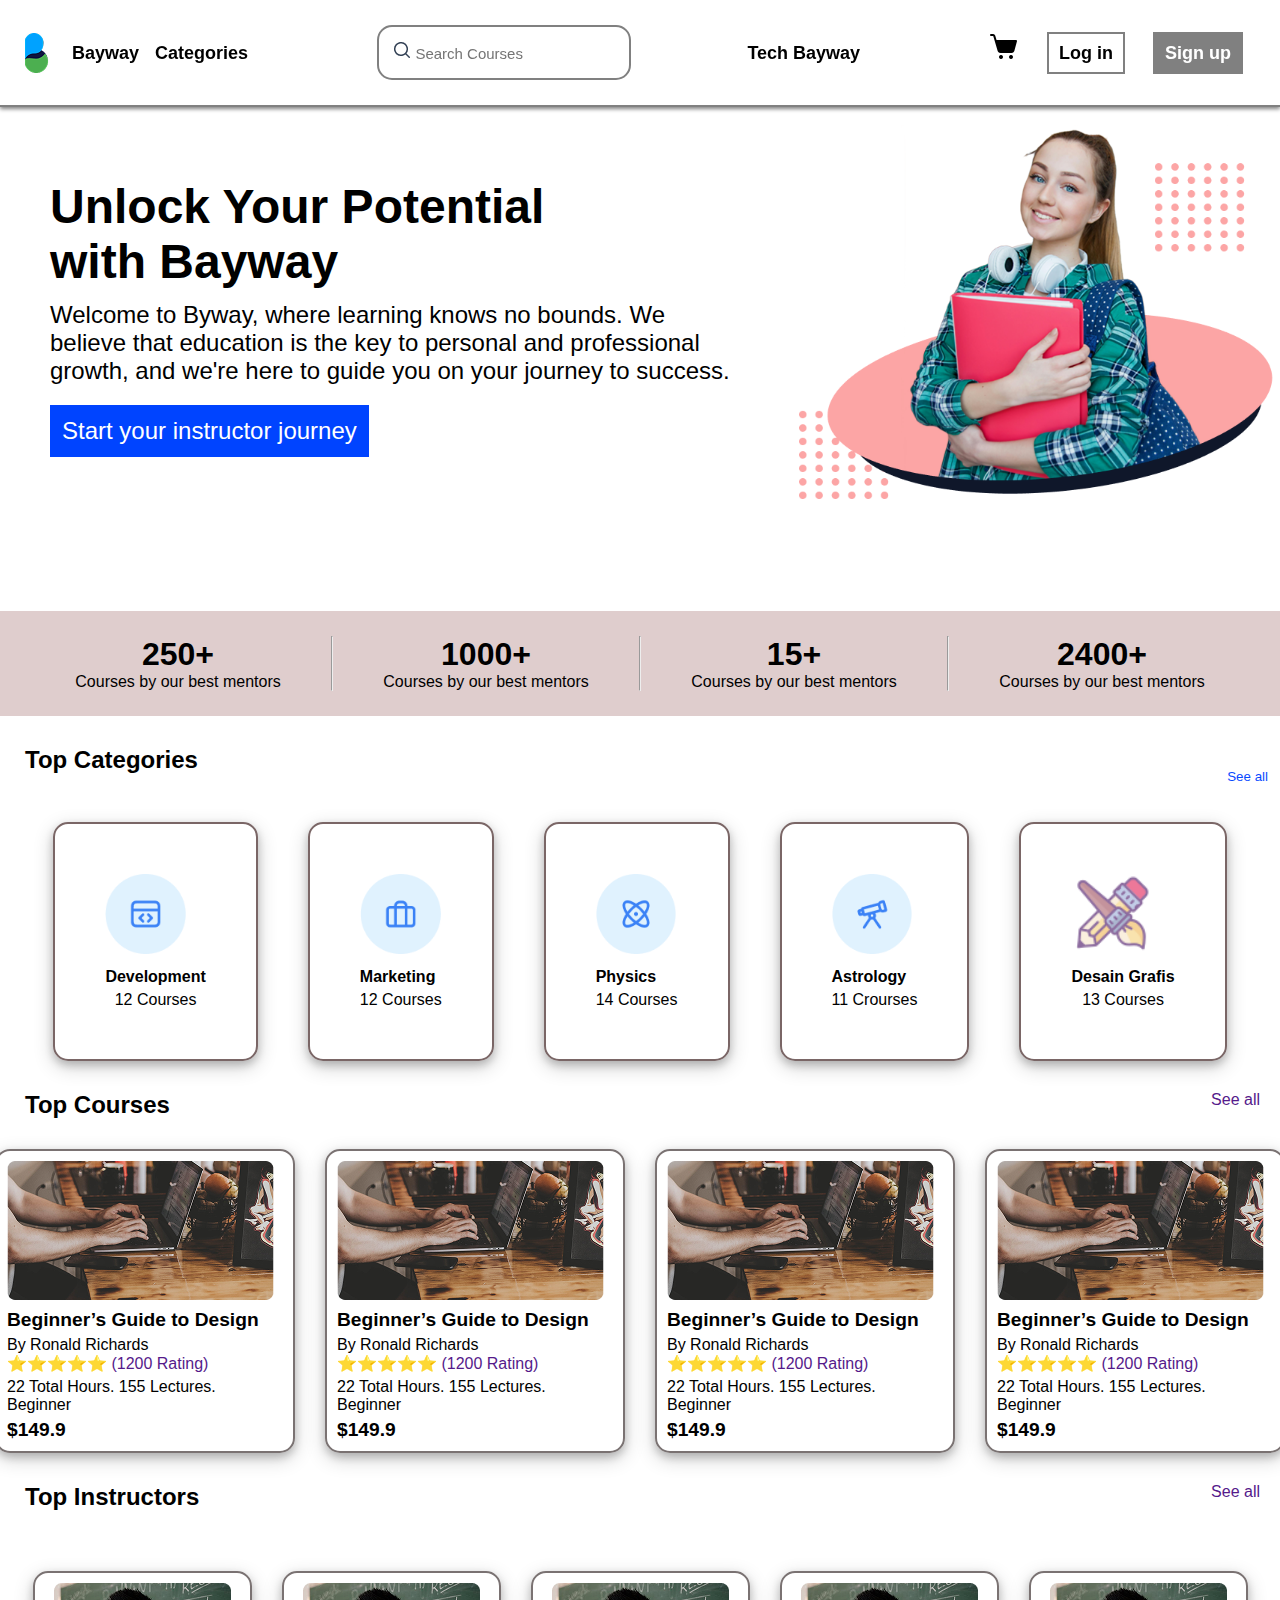
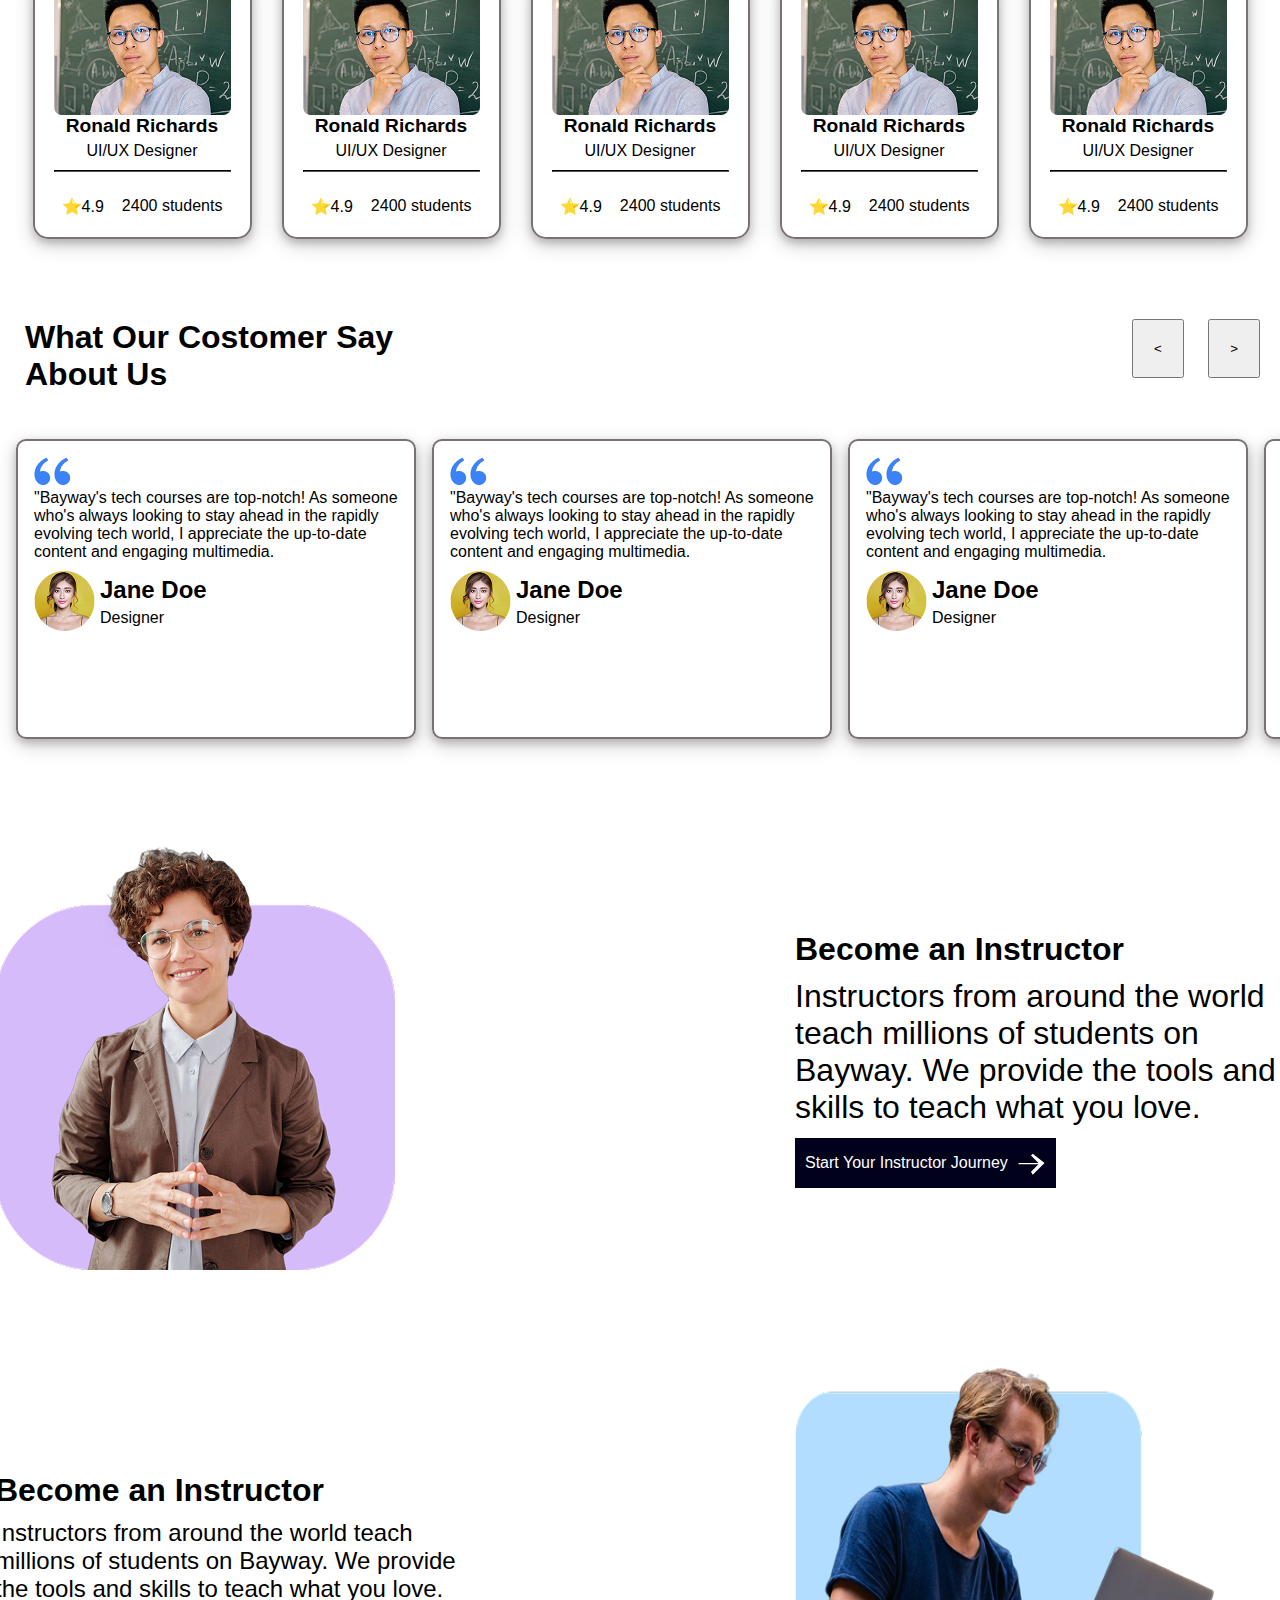
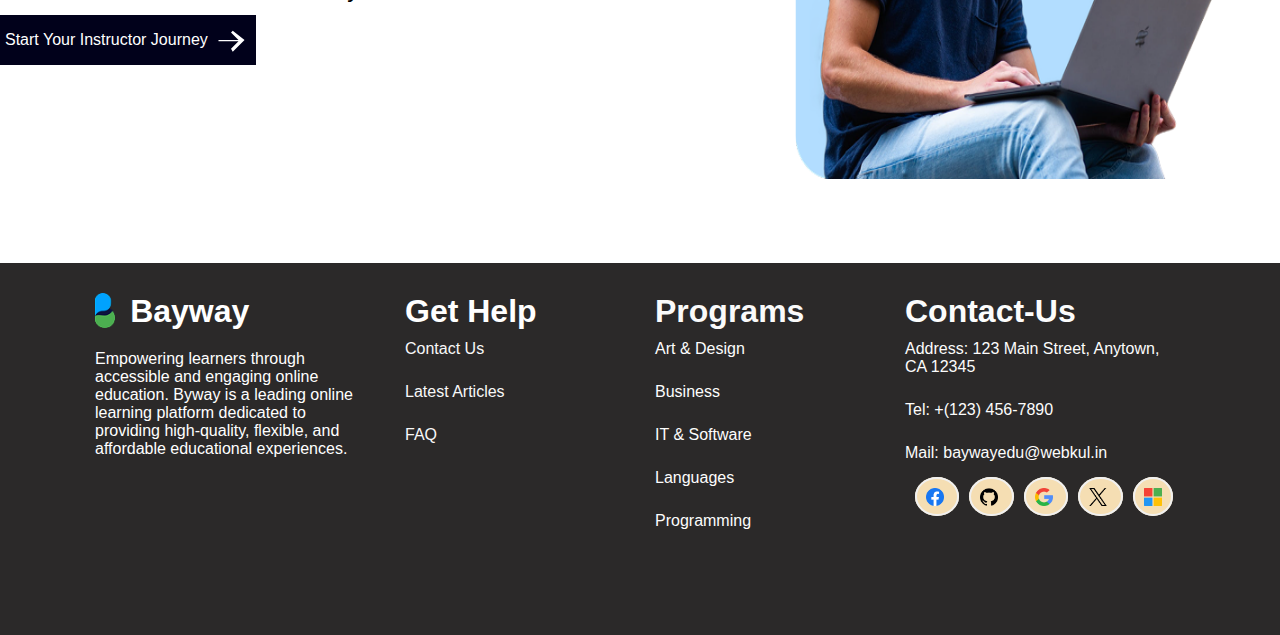
<file: index.html>
<!DOCTYPE html>
<html lang="en">
<head>
    <meta charset="UTF-8">
    <meta name="viewport" content="width=device-width, initial-scale=1.0">
    <title>Document</title>
    <link rel="stylesheet" href="style.css">
</head>
<body>
    <nav class="navbar">
		<ul class="Nav-left">
            <li>
            <a href="#" class="brand-link">
                <img src="img/Icon/logo.png" alt="" class="brand-logo" />
            </a>
            </li>
            <li><a href="" class="brand-text">Bayway</a></li>
            <li><a href="" class="brand-text-C">Categories</a></li>
        </ul>

        <ul class="Nav-Center">
            <li class="Search">
                <a href="">
                    <img src="img/Icon/Search.png" alt="">
                </a>
                <input type="search" placeholder="Search Courses">
            </li>
            <li><a href="" class="text">Tech Bayway</a></li>
        </ul>

        <ul class="Nav-right">
            <li class="Shopping"><a href="">
                <img src="img/Icon/icons8-shopping-cart-30.png" alt="">
            </a></li>
            <li><a href="/Log-in/index.html" class="Log-in">Log in</a></li>
            <li><a href="" class="Sign-up">Sign up</a></li>
        </ul>
        <button class="menu-btn">&#9776;</button>
	</nav>

    <div class="mobile-menu">
        <ul>
            <li class="Search">
                <a href="">
                    <img src="img/Icon/Search.png" alt="">
                </a>
                <input type="search" placeholder="Search Courses">
            </li>
            <li><a href="" class="brand-text-B">Categories</a></li>
            <li><a href="" class="text">Tech Bayway</a></li>
            <li><a href="/Log in/index.html" class="Log-in">Log in</a></li>
            <li><a href="" class="Sign-up">Sign up</a></li>
        </ul>
    </div>


<!--Content-->
    <main class="Content-1">
        <div class="box1">
            <h1>Unlock Your Potential<br>with Bayway</h1>
            <p>Welcome to Byway, where learning knows no bounds. We believe that education is the key to personal and professional growth, and we're here to guide you on your journey to success.</p>
            <a href="#">Start your instructor journey</a>
        </div>

        <div class="box1">
            <img src="img/Group 469347.png" alt="Group 469347 png">
        </div>
    </main>

    <main class="Content-2">
        <div class="unggulan-1">
            <h1>250+</h1>
            <p>Courses by our best mentors</p>
        </div>
        <hr>
        <div class="unggulan-1">
            <h1>1000+</h1>
            <p>Courses by our best mentors</p>
        </div>
        <hr>
        <div class="unggulan-1">
            <h1>15+</h1>
            <p>Courses by our best mentors</p>
        </div>
        <hr>
        <div class="unggulan-1">
            <h1>2400+</h1>
            <p>Courses by our best mentors</p>
        </div>
    </main>

<div id="Categories" class="Content3">
            <h2>Top Categories</h2>
            <button id="seeAllBtn">See all</button>
        </div>

    <main class="Content-hal-3">

        <div class="Content-3">
            <a href="">
                <img src="img/Icon/Group 136 (1).png" alt="Group 136 (1).png">
                <h4>Development</h4>
                <p>12 Courses</p>
            </a>
        </div>

        <div class="Content-3">
            <a href="">
                <img src="img/Icon/Group 136 (2).png" alt="Group 136 (2).png">
                <h4>Marketing</h4>
                <p>12 Courses</p>
            </a>
        </div>

        <div class="Content-3">
            <a href="">
                <img src="img/Icon/Group 136 (3).png" alt="Group 136 (3).png">
                <h4>Physics</h4>
                <p>14 Courses</p>
            </a>
        </div>

        <div class="Content-3">
            <a href="">
            <img src="img/Icon/Group 136.png" alt="Group 136.png">
            <h4>Astrology</h4>
            <p>11 Crourses</p>
            </a>
        </div>

        <div class="Content-3">
            <a href="">
            <img src="img/Icon/icons8-drawing-64.png" alt="icons8-drawing-64.png">
            <h4>Desain Grafis</h4>
            <p>13 Courses</p>
            </a>
        </div>            
    </main>

<div id="Top-Courses" class="Content4">
    <h2>Top Courses</h2>
    <a href="">See all</a>
</div>

    <main class="Content-hal-4">
        <div class="Content-4">
            <a href="">
                <img src="img/Rectangle 1080.png" alt="">
                <p class="Bold">Beginner’s Guide to Design</p>
                <p class="Nama-pengajar">By Ronald Richards</p>
                <div class="stars">⭐⭐⭐⭐⭐ (1200 Rating) </div>
                <p class="Total-waktu">22 Total Hours. 155 Lectures. Beginner</p>
                <p class="harga">$149.9</p>
            </a>
        </div>

         <div class="Content-4">
            <a href="">
                <img src="img/Rectangle 1080.png" alt="">
                <p class="Bold">Beginner’s Guide to Design</p>
                <p class="Nama-pengajar">By Ronald Richards</p>
                <div class="stars">⭐⭐⭐⭐⭐ (1200 Rating) </div>
                <p class="Total-waktu">22 Total Hours. 155 Lectures. Beginner</p>
                <p class="harga">$149.9</p>
            </a>
        </div>

         <div class="Content-4">
            <a href="">
                <img src="img/Rectangle 1080.png" alt="">
                <p class="Bold">Beginner’s Guide to Design</p>
                <p class="Nama-pengajar">By Ronald Richards</p>
                <div class="stars">⭐⭐⭐⭐⭐ (1200 Rating) </div>
                <p class="Total-waktu">22 Total Hours. 155 Lectures. Beginner</p>
                <p class="harga">$149.9</p>
            </a>
        </div>

         <div class="Content-4">
            <a href="">
                <img src="img/Rectangle 1080.png" alt="">
                <p class="Bold">Beginner’s Guide to Design</p>
                <p class="Nama-pengajar">By Ronald Richards</p>
                <div class="stars">⭐⭐⭐⭐⭐ (1200 Rating) </div>
                <p class="Total-waktu">22 Total Hours. 155 Lectures. Beginner</p>
                <p class="harga">$149.9</p>
            </a>
        </div>
    </main>

<div class="Content5">
    <h2>Top Instructors</h2>
    <a href="">See all</a>
</div>

    <main id="#" class="Content-hal-5">
        <div class="Content-5">
            <a href="">
                <img src="img/Rectangle 1136.png" alt="">
                <h1>Ronald Richards</h1>
                <p>UI/UX Designer</p>
                <hr>
                <div class="Bintang">
                <p class="Bintang1">⭐4.9</p>
                <p class="Bintang2">2400 students</p>
            </div>
            </a>
        </div>

        <div class="Content-5">
            <a href="">
                <img src="img/Rectangle 1136.png" alt="">
                <h1>Ronald Richards</h1>
                <p>UI/UX Designer</p>
                <hr>
                <div class="Bintang">
                <p class="Bintang1">⭐4.9</p>
                <p class="Bintang2">2400 students</p>
            </div>
            </a>
        </div>

        <div class="Content-5">
            <a href="">
                <img src="img/Rectangle 1136.png" alt="">
                <h1>Ronald Richards</h1>
                <p>UI/UX Designer</p>
                <hr>
                <div class="Bintang">
                <p class="Bintang1">⭐4.9</p>
                <p class="Bintang2">2400 students</p>
            </div>
            </a>
        </div>

        <div class="Content-5">
            <a href="">
                <img src="img/Rectangle 1136.png" alt="">
                <h1>Ronald Richards</h1>
                <p>UI/UX Designer</p>
                <hr>
                <div class="Bintang">
                <p class="Bintang1">⭐4.9</p>
                <p class="Bintang2">2400 students</p>
            </div>
            </a>
        </div>

        <div class="Content-5">
            <a href="">
                <img src="img/Rectangle 1136.png" alt="">
                <h1>Ronald Richards</h1>
                <p>UI/UX Designer</p>
                <hr>
                <div class="Bintang">
                <p class="Bintang1">⭐4.9</p>
                <p class="Bintang2">2400 students</p>
            </div>
            </a>
        </div>
</main>

 <div class="Content6">
    <h1>What Our Costomer Say<br>About Us</h1>
    <div class="tombol6">
    <button id="scrollLeft">&lt;</button>
    <button id="scrollRight">&gt;</button>
    </div>
</div>

<main class="Content-hal-6">
<div class="Content-6">
    <figure>
        <img src="img/Icon/Vector.png" alt="">
        <figcaption>"Bayway's tech courses are top-notch! As someone who's always looking to stay ahead in the rapidly evolving tech world, I appreciate the up-to-date content and engaging multimedia.</figcaption>
    </figure>
    <figure class="figure-1">
        <img src="img/Ellipse 61.png" alt="">
        <figcaption>
            <h1>Jane Doe</h1>
            <p>Designer</p>
        </figcaption>
    </figure>
    </div>
</div>

<div class="Content-6">
    <figure>
        <img src="img/Icon/Vector.png" alt="">
        <figcaption>"Bayway's tech courses are top-notch! As someone who's always looking to stay ahead in the rapidly evolving tech world, I appreciate the up-to-date content and engaging multimedia.</figcaption>
    </figure>
    <figure class="figure-1">
        <img src="img/Ellipse 61.png" alt="">
        <figcaption>
            <h1>Jane Doe</h1>
            <p>Designer</p>
        </figcaption>
    </figure>
    </div>
</div>

<div class="Content-6">
    <figure>
        <img src="img/Icon/Vector.png" alt="">
        <figcaption>"Bayway's tech courses are top-notch! As someone who's always looking to stay ahead in the rapidly evolving tech world, I appreciate the up-to-date content and engaging multimedia.</figcaption>
    </figure>
    <figure class="figure-1">
        <img src="img/Ellipse 61.png" alt="">
        <figcaption>
            <h1>Jane Doe</h1>
            <p>Designer</p>
        </figcaption>
    </figure>
    </div>
</div>

<div class="Content-6">
    <figure>
        <img src="img/Icon/Vector.png" alt="">
        <figcaption>"Bayway's tech courses are top-notch! As someone who's always looking to stay ahead in the rapidly evolving tech world, I appreciate the up-to-date content and engaging multimedia.</figcaption>
    </figure>
    <figure class="figure-1">
        <img src="img/Ellipse 61.png" alt="">
        <figcaption>
            <h1>Jane Doe</h1>
            <p>Designer</p>
        </figcaption>
    </figure>
    </div>
</div>

<div class="Content-6">
    <figure>
        <img src="img/Icon/Vector.png" alt="">
        <figcaption>"Bayway's tech courses are top-notch! As someone who's always looking to stay ahead in the rapidly evolving tech world, I appreciate the up-to-date content and engaging multimedia.</figcaption>
    </figure>
    <figure class="figure-1">
        <img src="img/Ellipse 61.png" alt="">
        <figcaption>
            <h1>Jane Doe</h1>
            <p>Designer</p>
        </figcaption>
    </figure>
    </div>
</div>

<div class="Content-6">
    <figure>
        <img src="img/Icon/Vector.png" alt="">
        <figcaption>"Bayway's tech courses are top-notch! As someone who's always looking to stay ahead in the rapidly evolving tech world, I appreciate the up-to-date content and engaging multimedia.</figcaption>
    </figure>
    <figure class="figure-1">
        <img src="img/Ellipse 61.png" alt="">
        <figcaption>
            <h1>Jane Doe</h1>
            <p>Designer</p>
        </figcaption>
    </figure>
    </div>
    </div>
</div>
</div>
</div>
</main>

<main class="Content-pembungkus-7">
    <div class="Content-hal-7">
        <div class="Content-7">
            <img src="img/image.png" alt="" width="400px" height="425px">
        </div>
        
        <div class="Content-7">
            <h1>Become an Instructor</h1>
            <p>Instructors from around the world teach millions of students on Bayway. We provide the tools and skills to teach what you love.</p>
            <a href="https://example.com" style="background:rgb(1, 1, 27); padding:10px; display:inline-flex; align-items:center; color:white; text-decoration:none; margin-top: 12px;">
  Start Your Instructor Journey
  <svg xmlns="http://www.w3.org/2000/svg" width="30" height="30" fill="white" viewBox="0 0 24 24" style="margin-left:8px;">
    <path d="M2 12h16l-6-6 1.41-1.41L22.83 12l-9.42 9.41L12 19l6-6H2v-1z"/>
  </svg>
</a>
        </div>
    </div>
</main>

<main class="Content-pembungkus-8">
    <div class="Content-hal-8">
        <div class="Content-8">
            <h1>Become an Instructor</h1>
            <p>Instructors from around the world teach millions of students on Bayway. We provide the tools and skills to teach what you love.</p>
            <a href="#" style="background:rgb(1, 1, 27); padding:10px; display:inline-flex; align-items:center; color:white; text-decoration:none; margin-top: 12px;">
  Start Your Instructor Journey
  <svg xmlns="http://www.w3.org/2000/svg" width="30" height="30" fill="white" viewBox="0 0 24 24" style="margin-left:8px;">
    <path d="M2 12h16l-6-6 1.41-1.41L22.83 12l-9.42 9.41L12 19l6-6H2v-1z"/>
  </svg>
</a>
        </div>

        <div class="Content-8">
            <img src="img/image (1).png" alt="" width="425px" height="425px">
        </div>
    </div>
</main>
<!--Content end-->

<!--Footer-->
    <footer class="Footer">
        <div class="Footer-1">
            <div class="Footer-2">
                <div class="logo-title">
                <img src="img/Icon/logo.png" alt="">
                <h1>Bayway</h1>
</div>
                <p>Empowering learners through accessible and engaging online education.
Byway is a leading online learning platform dedicated to providing high-quality, flexible, and affordable educational experiences. </p>
            </div>

        <div class="Get-Help">
            <h1>Get Help</h1>
            <a href="">Contact Us</a>
            <a href="">Latest Articles</a>
            <a href="">FAQ</a>
        </div>

        <div class="Programs">
            <h1>Programs</h1>
            <a href="">Art & Design</a>
            <a href="">Business</a>
            <a href="">IT & Software</a>
            <a href="">Languages</a>
            <a href="">Programming</a>
        </div>

        <div class="Contact-Us">
            <h1>Contact-Us</h1>
            <p>Address: 123 Main Street, Anytown, CA 12345</p>
            <p>Tel: +(123) 456-7890</p>
            <p>Mail: baywayedu@webkul.in</p>
            <div class="media-sosial">
                <a href="">
                    <img src="img/Icon/facebook.png" alt="">
                </a>
                <a href="">
                    <img src="img/Icon/github.png" alt="">
                </a>
                <a href="">
                    <img src="img/Icon/google.png" alt="">
                </a>
                <a href="">
                    <img src="img/Icon/twitter.png" alt="">
                </a>
                <a href="">
                    <img src="img/Icon/microsoft.png" alt="">
                </a>
            </div>
        </div>
            </div>
    </footer>
<!--Footer end-->

<script src="script.js"></script>
</body>
</html>
</file>
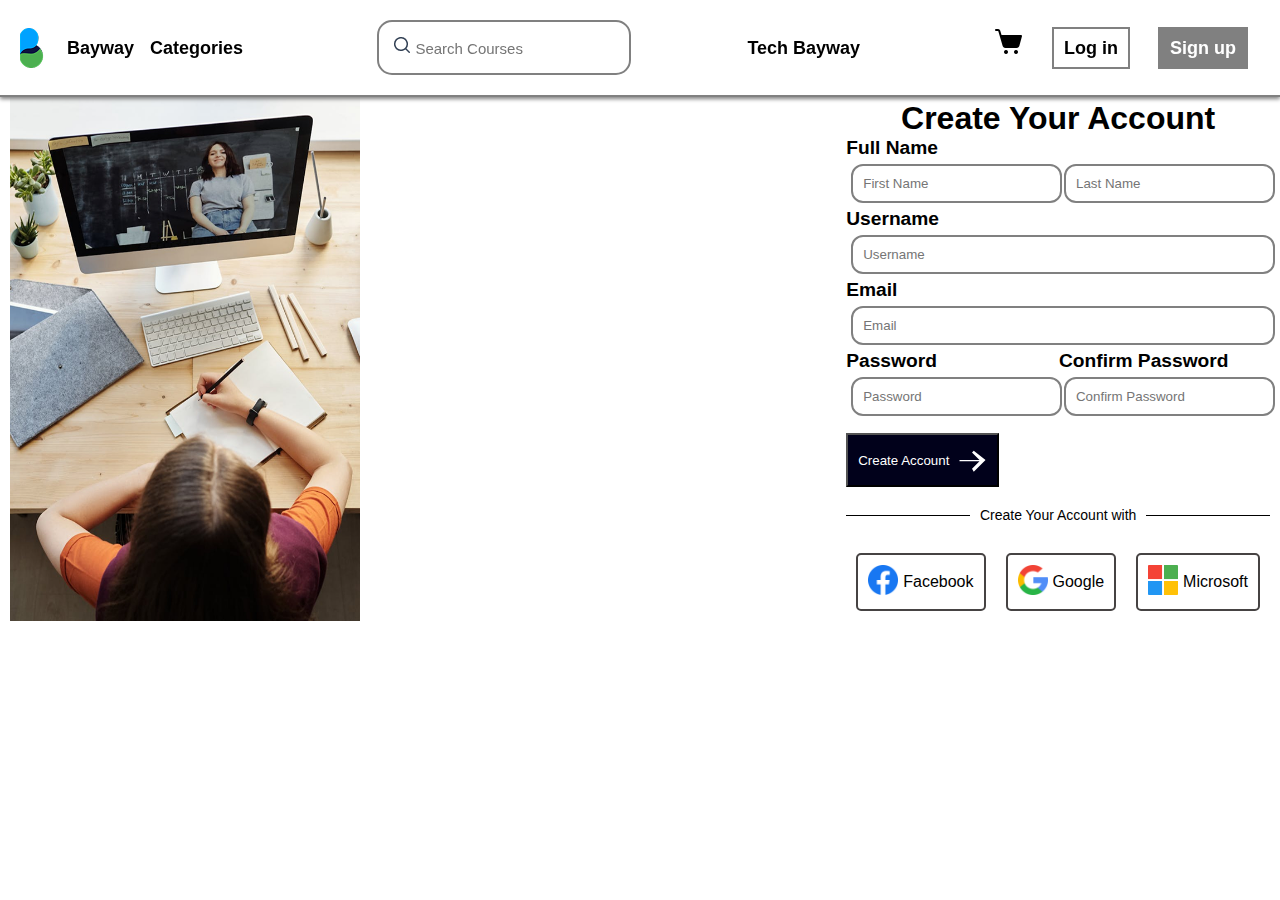
<file: Sing-up/sign-up.html>
<!DOCTYPE html>
<html lang="en">
<head>
    <meta charset="UTF-8">
    <meta name="viewport" content="width=device-width, initial-scale=1.0">
    <title>Sign-Up</title>
    <link rel="stylesheet" href="style.css">
</head>
<body>
    <!--Navbar-->
    <nav class="navbar">
		<ul class="Nav-left">
            <li>
            <a href="../index.html" class="brand-link">
                <img src="img-sign-up/icon/logo.png" alt="" class="brand-logo" />
            </a>
            </li>
            <li><a href="" class="brand-text">Bayway</a></li>
            <li><a href="" class="brand-text-C">Categories</a></li>
        </ul>

        <ul class="Nav-Center">
            <li class="Search">
                <a href="">
                    <img src="img-sign-up/icon/Search.png" alt="Search png.">
                </a>
                <input type="search" placeholder="Search Courses">
            </li>
            <li><a href="" class="text">Tech Bayway</a></li>
        </ul>

        <ul class="Nav-right">
            <li class="Shopping"><a href="">
                <img src="img-sign-up/icon/icons8-shopping-cart-30.png" alt="shopping png.">
            </a></li>
            <li><a href="#" class="Log-in">Log in</a></li>
            <li><a href="/Log-in/index.html" class="Sign-up">Sign up</a></li>
        </ul>
        <button class="menu-btn">&#9776;</button>
	</nav>

    <div class="mobile-menu">
        <ul>
            <li class="Search">
                <a href="">
                    <img src="img-sign-up/icon/Search.png" alt="Search png.">
                </a>
                <input type="search" placeholder="Search Courses">
            </li>
            <li><a href="" class="brand-text-B">Categories</a></li>
            <li><a href="" class="text">Tech Bayway</a></li>
            <li><a href="" class="Log-in">Log in</a></li>
            <li><a href="" class="Sign-up">Sign up</a></li>
        </ul>
    </div>
    <!--Navbar end-->

    <!--Conten Sign Up-->
    <div class="Form">
    <div class="img-sign-up">
        <img src="img-sign-up/Frame 427319048.png" alt="Frame png." />
    </div>

    <div class="Form-input">
        <h1>Create Your Account</h1>

        <form class="form-Name" action="" method="post">
            <label for="">Full Name<br>
                <input type="text" placeholder="First Name"/>
            </label><br>

            <label for=""><br>
                <input type="text" placeholder="Last Name" />
            </label>   
        </form>
        <form action="" method="post">
            <label for="">Username<br>
                <input type="text" placeholder="Username" />
            </label><br>

            <label for="">Email<br>
                <input type="email" placeholder="Email" />
            </label>
        </form>

        <form class="form-password" action="" method="post">
            <label for="">Password<br>
                <input type="password" placeholder="Password" />
            </label><br>

            <label for="">Confirm Password<br>
                <input type="password" placeholder="Confirm Password" />
            </label>   
        </form>

        <button style="background:rgb(1, 1, 27); padding:10px; display:inline-flex; align-items:center; color:white; text-decoration:none; margin-top: 12px;">
  Create Account
  <svg xmlns="http://www.w3.org/2000/svg" width="30" height="30" fill="white" viewBox="0 0 24 24" style="margin-left:8px;">
    <path d="M2 12h16l-6-6 1.41-1.41L22.83 12l-9.42 9.41L12 19l6-6H2v-1z"/>
  </svg>
</button>

    <div class="separator">
    <div class="line"></div>
    <span>Create Your Account with</span>
    <div class="line"></div></div>

 <div class="img-alternativ">
    <a href="">
        <figure>
            <img src="img-sign-up/icon/facebook.png" alt="">
        </figure>
        <figcaption>Facebook</figcaption>
    </a>

    <a href="">
        <figure>
            <img src="img-sign-up/icon/google.png" alt="">
        </figure>
        <figcaption>Google</figcaption>
    </a>

    <a href="">
        <figure>
            <img src="img-sign-up/icon/microsoft.png" alt="">
        </figure>
        <figcaption>Microsoft</figcaption>
    </a>
 </div>
    </div>

    <script src="script.js"></script>
</body>
</html>
</file>
<file: style.css>
* {
    margin: 0;
    padding: 0;
    box-sizing: border-box;
}

html {
    scroll-behavior: smooth;
}

body {
    font-family: Arial, Helvetica, sans-serif;
    overflow-x: hidden;
}

a {
    text-decoration: none;
}

.navbar {
    display: flex;
    justify-content: space-between;
    align-items: center;
    padding: 25px;
    background: rgb(255, 255, 255);
    flex-wrap: wrap;
    border-bottom: 2px solid gray;
    box-shadow: 0 2px 4px gray;
    position: fixed;
    top: 0;
    left: 0;
    width: 100%;
    z-index: 999;
}

.navbar ul {
    list-style: none;
    display: flex;
    gap: 16px;
    padding: 0;
    margin: 0;
}

.Nav-right li {
    margin-right: 12px;
}

.Nav-left {
    display: flex;
}
.brand-link {
    display: flex;
    align-items: center;
    gap: 8px;
    text-decoration: none;
    color: black;
    height: 40px;
}

.brand-logo {
    height: 40px;
    width: auto;
    display: block;
    object-fit: contain;
}

.text {
    margin-left: 100px;
    font-size: 18px;
    line-height: 1;
    display: flex;
    align-items: center;
    height: 100%;
    color: rgb(0, 0, 0);
    font-weight: bold;
}

.brand-text {
    font-size: 18px;
    line-height: 1;
    display: flex;
    align-items: center;
    height: 100%;
    color: black;
    font-weight: bold;
}

.brand-text-C {
    font-size: 18px;
    line-height: 1;
    display: flex;
    align-items: center;
    height: 100%;
    color: black;
    font-weight: bold;
}

.Search {
    border: 2px solid gray;
    padding: 15px;
    margin: auto;
    border-radius: 15px;
}

.Search input {
    background: none;
    border: none;
    outline: none;
    font-size: 15px;
    line-height: 1;
}

.Log-in {
    font-size: 18px;
    line-height: 1;
    display: flex;
    align-items: center;
    height: 100%;
    color: black;
    font-weight: bold;
    border: 2px solid gray;
    padding: 10px;
}

.Sign-up {
    font-size: 18px;
    line-height: 1;
    display: flex;
    align-items: center;
    height: 100%;
    color: rgb(255, 255, 255);
    font-weight: bold;
    border: 2px solid gray;
    background-color: grey;
    padding: 10px;
}

.menu-btn {
    display: none;
}

.mobile-menu {
    display: none;
}

.Content-1 {
    display: grid;
    grid-template-areas: "gambar text";
    align-items: center;
    justify-content: center;
    margin-top: 125px;
    margin-bottom: 100px;
    gap: 1rem;
}

.box1 {
    padding-left: 50px;
    font-size: x-large;
}

.box1 p {
    margin-top: 12px;
    display: inline-block;
}

.box1 a {
    margin-top: 20px;
    display: inline-block;
    background-color: rgb(0, 68, 255);
    color: #fff;
    padding: 12px;
}

.box1 img {
    width: 100%;
    height: auto;
    max-width: 100%;
    display: block;
    object-fit: contain;
}

.Content-2 {
    display: flex;
    background-color: #dfcdcd;
    padding: 25px;
}

.unggulan-1 {
    width: 100%;
    height: auto;
    max-width: 100%;
    display: block;
    object-fit: contain;
}

.unggulan-1 h1 {
    display: flex;
    justify-content: center;
    align-items: center;
}
.unggulan-1 p {
    display: flex;
    justify-content: center; 
    align-items: center;
}

.course-hidden {
  display: none;
}

button#seeAllBtn {
  margin-top: 15px;
  padding: 8px 12px;
  background-color:  none;
  background: transparent;
  color: rgb(7, 73, 255);
  border: none;
  border-radius: 6px;
  cursor: pointer;
}

.Content3 {
    display: flex;
    justify-content: space-between;
    margin-top: 30px;
    scroll-margin-top: 100px;
}

.Content3 h2 {
    margin-left: 25px;
}

.Content3 a {
    margin-right: 20px;
}

.Content-hal-3 {
    display: grid;
    grid-template-columns: auto auto auto auto auto;
    justify-content: center;
    gap: 50px;
}

.Content-3 {
    margin-top: 30px;
    display: flex;
    padding: 50px;
    align-items: center;
    justify-content: center;
    border: 2px solid rgb(122, 102, 102);
    border-radius: 15px;
    box-shadow: 0 4px 8px 0 rgba(0, 0, 0, 0.2), 0 6px 20px 0 rgba(0, 0, 0, 0.19);
    transition: transform 0.3s ease;
    user-select: none;
    -webkit-tap-highlight-color: transparent;
    touch-action: manipulation;
}

.Content-3:active,
.Content-3:hover {
    transform: scale(1.05);
    z-index: 1;
}

.Content-3 img {
    height: 80px;
}

.Content-3 h4 {
    display: flex;
    align-items: center;
    margin-top: 10px;
    color: black;
}

.Content-3 p {
    display: flex;
    justify-content: center;
    margin-top: 5px;
    color: black;
}

.Content4 {
    display: flex;
    justify-content: space-between;
    margin-top: 30px;
}

.Content4 h2 {
    margin-left: 25px;
}

.Content4 a {
    margin-right: 20px;
}

.Content-hal-4 {
    display: grid;
    grid-template-columns: 300px 300px 300px 300px;
    justify-content: center;
    gap: 30px;
}

.Content-4 {
    margin-top: 30px;
    display: flex;
    padding: 10px;
    border: 2px solid rgb(122, 114, 114);
    box-shadow: 0 4px 8px 0 rgba(0, 0, 0, 0.2), 0 6px 20px 0 rgba(0, 0, 0, 0.19);
    border-radius: 15px;
    align-items: center;
    justify-content: center;
    transition: transform 0.3s ease;
    user-select: none;
    -webkit-tap-highlight-color: transparent;
    touch-action: manipulation;
}


.Content-4 .Bold {
    font-size: larger;
    font-family: Helvetica, sans-serif;
    font-weight: bold;
    color: black;
    margin-top: 5px;
}

.Content-4 .Nama-pengajar {
    font-size: medium;
    margin-top: 5px;
    color: black;
}

.Content-4 .Total-waktu {
    font-size: medium;
    margin-top: 5px;
    color: black;
}

.Content-4 .harga {
    font-size: larger;
    font-family: Arial, Helvetica, sans-serif;
    font-weight: bold;
    margin-top: 5px;
    color: black;
}

.Content-4:active,
.Content-4:hover {
    transform: scale(1.05);
    z-index: 1;
}

.Content5 {
    display: flex;
    justify-content: space-between;
    margin-top: 30px;
}

.Content5 h2 {
    margin-left: 25px;
}

.Content5 a {
    margin-right: 20px;
}

.Content-hal-5 {
    display: grid;
    grid-template-columns: 219px 219px 219px 219px 219px;
    justify-content: center;
    margin-top: 30px;
    gap: 30px;
}

.Content-5 {
    margin-top: 30px;
    display: flex;
    padding: 10px;
    border: 2px solid rgb(122, 114, 114);
    box-shadow: 0 4px 8px 0 rgba(0, 0, 0, 0.2), 0 6px 20px 0 rgba(0, 0, 0, 0.19);
    border-radius: 15px;
    align-items: center;
    justify-content: center;
    transition: transform 0.3s ease;
    user-select: none;
    -webkit-tap-highlight-color: transparent;
    touch-action: manipulation;
}
.Content-5 a {
    display: flex;
    flex-direction: column;
    justify-content: center;
    align-items: center;
}

.Content-5 img {
    display: flex;
    justify-content: center;
}

.Content-5 h1 {
    font-size: larger;
    display: flex;
    align-items: center;
    color: black;
}

.Content-5 p {
    margin-top: 5px;
    color: black;
}
.Content-5 hr {
    margin-top: 10px;
    width: 100%;
    color: black;
}
.Bintang {
    display: flex;
    gap: 18px;
    margin-top: 20px;
    color: black;
}

.Bintang1 {
    vertical-align: middle;
    height: 30px;
}

.Bintang p {
    border-bottom: none;
}

.Content-5:active,
.Content-5:hover {
    transform: scale(1.05);
    z-index: 1;
}


.Content-hal-6 {
    height: 452px;
    display: flex;
    overflow-x: auto;
    gap: 1rem;
    padding: 1rem;
    scroll-snap-type: mandatory;
}

.Content-hal-6::-webkit-scrollbar {
    height: 8px;
}

.figure-1 {
    display: flex;
    margin-top: 10px;
}

.Content6 {
    display: flex;
    justify-content: space-between;
    margin-top: 80px;
}

.Content6 h1 {
    margin-left: 25px;
}

.tombol6 button {
    padding: 20px;
    margin-right: 20px;
}

.Content-6  {
    flex: 0 0 auto;
    scroll-snap-align: start;
    min-width: 250px;
    margin-top: 30px;
    border: 2px solid rgb(122, 114, 114);
    box-shadow: 0 4px 8px 0 rgba(0, 0, 0, 0.2), 0 6px 20px 0 rgba(0, 0, 0, 0.19);
    width: 400px;
    height: 300px;
    padding: 1rem;
    border-radius: 10px;
}

.Content-6 figcaption h1 {
    justify-items: center;
    margin-left: 5px;
    margin-top: 5px;
    font-size: x-large;
}

.Content-6 figcaption p {
    margin-left: 5px;
    margin-top: 5px;
    font-size: medium;
}

.Content-pembungkus-7 {
    width: 100%;
    max-width: 100%;
    padding-bottom: 80px;
}

.Content-hal-7 {
    display: grid;
    grid-template-columns: 500px 490px;
    gap: 300px;
    justify-content: center;
    align-items: center;
    max-width: 100%;
    width: 100%;
}

.Content-7 h1 { 
    font-size: xx-large;
}

.Content-7 p {
    font-size: xx-large;
    margin-top: 10px;
}

.Content-pembungkus-8 {
    width: 100%;
    max-width: 100%;
    padding-bottom: 80px;
}

.Content-hal-8 {
    display: grid;
    grid-template-columns: 500px 490px;
    flex-wrap: wrap;
    gap: 300px;
    justify-content: center;
    align-items: center;
}

.Content-8 h1 {
    font-size: xx-large;
}

.Content-8 p {
    font-size: x-large;
    margin-top: 10px;
}

.Footer {
    display: flex;
    justify-content: center;
    justify-items: center;
    align-items: center;
    padding-bottom: 80px;
    background-color: rgb(43, 41, 41);
}

.Footer-1 {
    display: grid;
    grid-template-columns: 280px 220px 220px 280px;
    gap: 30px;
    margin-top: 30px;
}

.Footer-2 p {
    color: rgb(255, 255, 255);
    font-size: medium;
}

.logo-title {
    display: flex;
    gap: 8px;
    margin-bottom: 20px;
}

.logo-title h1 {
    color: rgb(255, 255, 255);
}

.logo-title img {
    height: 35px;
}

.media-sosial img {
    height: 18px;
    vertical-align: middle;
}

.Get-Help h1 {
    margin-bottom: 10px;
    color: rgb(255, 255, 255);
}

.Get-Help a {
    display: block;
    margin-bottom: 25px;
    color: rgb(248, 248, 248);
}

.Programs h1 {
    margin-bottom: 10px;
   color: rgb(250, 250, 250);
}

.Programs a {
    display: block;
    margin-bottom: 25px;
    color: rgb(253, 253, 253);
}

.Contact-Us h1 {
    color: rgb(252, 252, 252);
    margin-bottom: 10px;
}

.Contact-Us p {
    display: block;
    margin-bottom: 25px;
    color: rgb(252, 252, 252);
}

.media-sosial a {
    margin-top: 12px;
    margin-left: 10px;
    display: inline;
    background-color: wheat;
    vertical-align: middle;
    padding: 9px;
    border: 2px solid rgb(240, 240, 240);
    border-radius: 50%;
}

@media screen and (max-width: 600px) {
    .menu-btn {
        display: flex;
        padding: 10px;
        font-size: 20px;
        background: none;
        border: none;
        font-weight: bold;
        cursor: pointer;
    }

    .Nav-Center li {
        display: none;
    }

    .Nav-right li {
        display: none;
    }

    .Nav-right .Shopping {
        display: flex;
        margin-left: 100px;
    }

    .mobile-menu  {
    display: none;
    position: absolute;
    top: 60px;
    right: 10px;
    background-color: rgb(211, 202, 202);
    border: 1px solid black;
    border-radius: 8px;
    padding: 16px;
    box-shadow: 0 4px 4px black;
    z-index: 998;
}

.mobile-menu.show {
    display: block;
    margin-top: 30px;
    position: fixed;
}

.mobile-menu ul {
    list-style: none;
    padding: 0;
    margin: 0;
    display: flex;
    flex-direction: column;
    gap: 10px;
}

.mobile-menu a {
    text-decoration: none;
    color: black;
    font-weight: 500;
    margin-top: 20px;
}

    .Content-1 {
        grid-template-areas: 
        "gambar"
        "text";
        grid-template-columns: 1fr;
        padding: 20px;
    }
    
    .Content-2 {
     flex-direction: column;
    }
    .unggulan-1 {
        padding: 20px;
        border-left: none;
    }
    .Content-3 {
        flex-direction: column;
    }
    
    .Content-hal-3 {
       grid-template-columns: 0.9fr;
    }

    .Content-hal-4 {
        grid-template-columns: 0.9fr;
    }
    
    .courses {
        width: 100%;
    }
    
   .Content-hal-5 {
    grid-template-columns: 0.9fr;
   }
   .Content-hal-7 {
        grid-template-columns: 1fr;
        gap: 40px;
    }

    .Content-hal-8 {
        grid-template-columns: 1fr;
        gap: 40px;
    }

    .Content-7 {
        align-items: center;
    }

    .Footer-1 {
    grid-template-columns: 1fr;
    gap: 24px;
    text-align: center;
  }

  .media-sosial {
    display: flex;
    justify-content: center;
    flex-wrap: wrap;
    gap: 10px;
  }
    
}

@media screen and (max-width: 425px) {

    body {
        overflow-x: hidden;
    }
  /* Navbar */
  .menu-btn {
    display: flex;
    font-size: 24px;
    padding: 10px;
    background: none;
    border: none;
    cursor: pointer;
    margin-left: auto;
  }

  .Nav-Center li,
  .Nav-right li {
    display: none;
  }

  .Nav-left {
    flex: 1;
    justify-content: space-between;
    width: 100%;
  }

  .mobile-menu {
    display: none;
    position: absolute;
    top: 60px;
    right: 10px;
    background-color: rgb(211, 202, 202);
    border: 1px solid black;
    border-radius: 8px;
    padding: 16px;
    box-shadow: 0 4px 4px black;
    z-index: 998;
    width: 90%;
  }

  .mobile-menu.show {
    display: block;
    margin-top: 10px;
    position: fixed;
  }

  .mobile-menu ul {
    list-style: none;
    padding: 0;
    margin: 0;
    display: flex;
    flex-direction: column;
    gap: 10px;
  }

  .mobile-menu a {
    text-decoration: none;
    color: black;
    font-weight: 500;
    margin-top: 12px;
  }

  /* Content Sections */
  .Content-1 {
    grid-template-areas: "gambar" "text";
    grid-template-columns: 1fr;
    margin-top: 150px;
    padding: 10px;
    gap: 1rem;
  }

  .box1 {
    padding-left: 10px;
    padding-right: 10px;
    font-size: medium;
  }

  .Content-2 {
    flex-direction: column;
    padding: 10px;
    gap: 20px;
  }

  .unggulan-1 {
    padding: 10px;
    border-left: none;
  }

  .Content3,
  .Content4,
  .Content5 {
    flex-direction: column;
    align-items: center;
  }

  .Content-hal-3,
  .Content-hal-4,
  .Content-hal-5 {
    grid-template-columns: 1fr;
    gap: 16px;
    padding: 0 10px;
  }

  .Content-3,
  .Content-4,
  .Content-5 {
    width: 100%;
    padding: 20px;
    flex-direction: column;
  }

  .Content-hal-6 {
    padding: 1rem 0.5rem;
    gap: 1rem;
    overflow-x: auto;
  }

  .Content-6 {
    width: 260px;
    min-width: 260px;
  }

  .Content-hal-7,
  .Content-hal-8 {
    grid-template-columns: 1fr;
    gap: 20px;
    padding: 0 10px;
  }

  .Content-7 h1,
  .Content-8 h1 {
    font-size: 22px;
    text-align: center;
  }

  .Content-7 p,
  .Content-8 p {
    font-size: 16px;
    text-align: center;
  }

  .Footer-1 {
    grid-template-columns: 1fr;
    gap: 16px;
    text-align: center;
    padding: 0 20px;
  }

  .media-sosial {
    justify-content: center;
    flex-wrap: wrap;
    gap: 12px;
  }

  .logo-title {
    justify-content: center;
  }

  .brand-text-C {
    display: none;
  }
}

@media screen and (max-width: 400px) {

  /* Umum */
  html, body {
    overflow-x: hidden;
  }

  /* Navbar */
  .navbar {
    display: flex;
    justify-content: space-between;
    align-items: center;
    flex-wrap: nowrap;
    padding: 10px 20px;
  }

  .Nav-left {
    display: flex;
    align-items: center;
    gap: 8px;
  }

  .Nav-left li:nth-child(2),
  .Nav-left li:nth-child(3),
  .Nav-Center,
  .Nav-right {
    display: none;
  }

  .menu-btn {
    display: flex;
    font-size: 24px;
    background: none;
    border: none;
    cursor: pointer;
    margin-left: auto;
  }

  .brand-logo {
    height: 30px;
  }

  .brand-text {
    font-size: 18px;
    margin-left: 5px;
  }

  /* Mobile Menu */
  .mobile-menu {
    display: none;
    position: absolute;
    top: 60px;
    right: 10px;
    background-color: rgb(211, 202, 202);
    border: 1px solid black;
    border-radius: 8px;
    padding: 16px;
    box-shadow: 0 4px 4px black;
    z-index: 998;
    width: 90%;
  }

  .mobile-menu.show {
    display: block;
    position: fixed;
    margin-top: 10px;
  }

  .mobile-menu ul {
    list-style: none;
    padding: 0;
    margin: 0;
    display: flex;
    flex-direction: column;
    gap: 14px;
  }

  .mobile-menu a {
    text-decoration: none;
    color: black;
    font-weight: 500;
  }

  /* Konten Utama */
  .Content-1 {
    display: grid;
    grid-template-areas: 
      "gambar"
      "text";
    grid-template-columns: 1fr;
    padding: 16px;
    gap: 12px;
  }

  .Content-2,
  .Content-3,
  .Content-4,
  .Content-5 {
    flex-direction: column;
    padding: 16px;
    align-items: center;
  }

  .Content-hal-3,
  .Content-hal-4,
  .Content-hal-5,
  .Content-hal-7,
  .Content-hal-8 {
    display: grid;
    grid-template-columns: 1fr;
    gap: 20px;
    justify-content: center;
  }

  .Content-7 h1,
  .Content-8 h1 {
    font-size: x-large;
  }

  .Content-7 p,
  .Content-8 p {
    font-size: medium;
    width: 360px;
    margin-left: 0;
  }

  .Content-8 p {
    width: 360px;
    margin-left: 0;
  }

  .Content-7 img {
    width: 200px;
    height: auto;
    justify-content: center;
    margin-left: 99px;
    
  }

  .Content-hal-8 img {
    width: 200px;
    height: auto;
    justify-content: center;
    margin-left: 99px;
  }
  .Content-7 a {
    width: 200px;
    margin-left: 10px;
  }
  .Content-8 a {
    width: 200px;
    margin-left: 10px;
  }

  /* Footer */
  .Footer {
    padding: 30px 16px;
    background-color: rgb(43, 41, 41);
  }

  .Footer-1 {
    display: grid;
    grid-template-columns: 1fr;
    gap: 24px;
    text-align: center;
    justify-content: center;
  }

  .logo-title {
    justify-content: center;
  }

  .media-sosial {
    display: flex;
    justify-content: center;
    flex-wrap: wrap;
    gap: 10px;
  }

  .media-sosial a {
    margin-top: 12px;
    display: inline-block;
    padding: 9px;
    background-color: wheat;
    border: 2px solid rgb(240, 240, 240);
    border-radius: 50%;
  }

}
</file>
<file: Sing-up/style.css>
* {
    margin: 0;
    padding: 0;
    box-sizing: border-box;
}

html {
    scroll-behavior: smooth;
}

body {
    font-family: Arial, Helvetica, sans-serif;
    min-height: 78vh;
    overflow-x: hidden;
}

a {
    text-decoration: none;
}

.navbar {
    display: flex;
    justify-content: space-between;
    align-items: center;
    padding: 20px;
    background: rgb(255, 255, 255);
    flex-wrap: wrap;
    border-bottom: 2px solid gray;
    box-shadow: 0 2px 4px gray;
    position: fixed;
    top: 0;
    left: 0;
    width: 100%;
    z-index: 999;
}

.navbar ul {
    list-style: none;
    display: flex;
    gap: 16px;
    padding: 0;
    margin: 0;
}

.Nav-right li {
    margin-right: 12px;
}

.Nav-left {
    display: flex;
}
.brand-link {
    display: flex;
    align-items: center;
    gap: 8px;
    text-decoration: none;
    color: black;
    height: 40px;
}

.brand-logo {
    height: 40px;
    width: auto;
    display: block;
    object-fit: contain;
}

.text {
    margin-left: 100px;
    font-size: 18px;
    line-height: 1;
    display: flex;
    align-items: center;
    height: 100%;
    color: rgb(0, 0, 0);
    font-weight: bold;
}

.brand-text {
    font-size: 18px;
    line-height: 1;
    display: flex;
    align-items: center;
    height: 100%;
    color: black;
    font-weight: bold;
}

.brand-text-C {
    font-size: 18px;
    line-height: 1;
    display: flex;
    align-items: center;
    height: 100%;
    color: black;
    font-weight: bold;
}

.Search {
    border: 2px solid gray;
    padding: 15px;
    margin: auto;
    border-radius: 15px;
}

.Search input {
    background: none;
    border: none;
    outline: none;
    font-size: 15px;
    line-height: 1;
}

.Log-in {
    font-size: 18px;
    line-height: 1;
    display: flex;
    align-items: center;
    height: 100%;
    color: black;
    font-weight: bold;
    border: 2px solid gray;
    padding: 10px;
}

.Sign-up {
    font-size: 18px;
    line-height: 1;
    display: flex;
    align-items: center;
    height: 100%;
    color: rgb(255, 255, 255);
    font-weight: bold;
    border: 2px solid gray;
    background-color: grey;
    padding: 10px;
}

.menu-btn {
    display: none;
}

.mobile-menu {
    display: none;
}

.form-password {
    display: flex;
    justify-content: space-between;
}

.img-sign-up {
    display: flex;
    justify-content: center;
    margin-top: 40px;
}

.img-sign-up img {
    width: 350px;
    height: auto;
}

input {
    border: 2px solid gray;
}

.Form {
    display: flex;
    justify-content: space-between;
    margin: 10px;
}

.Form h1 {
    display: flex;
    justify-content: center;
}

.Form-input {
    margin-top: 90px;
}

.form-Name {
    display: flex;
    justify-content: space-between;
}

.Form-input label {
    font-size: larger;
    font-weight: bold;
}

.Form-input label input {
    padding: 10px;
    margin: 5px;
    border-radius: 12px;
    width: 100%;
    height: auto;
}

.img-alternativ {
    display: flex;
}

.img-alternativ img {
    height: 30px;
}

.img-alternativ a {
    display: flex;
    margin: 10px;
    padding: 10px;
    border-radius: 5px;
    align-items: center;
    gap: 5px;
    border: 2px solid #464343;
}

.img-alternativ figcaption {
    color: black; 
}

.separator {
    display: flex;
    align-items: center;
    justify-content: center;
    margin: 10px 0;
    color: black;
    font-size: 14px;
}

.separator .line {
    flex: 1;
    height: 1px;
    background-color: black;
}

.separator span {
    margin: 10px;
}


@media screen and (max-width: 400px) {
     /* Navbar */

     .mobile-menu {
    display: none;
    position: absolute;
    top: 60px;
    right: 10px;
    background-color: rgb(211, 202, 202);
    border: 1px solid black;
    border-radius: 8px;
    padding: 16px;
    box-shadow: 0 4px 4px black;
    z-index: 998;
    width: 90%;
  }

  .Nav-right .Shopping  {
    display: flex;
    margin-left: 158px;
  }
    .Nav-Center li {
        display: none;
    }

    .Nav-right li {
        display: none;
    }

    .mobile-menu.show {
        display: block;
        margin-top: 10px;
        position: fixed;
    }

    .mobile-menu ul {
    list-style: none;
    padding: 0;
    margin: 0;
    display: flex;
    flex-direction: column;
    gap: 14px;
  }

  .brand-text-C {
    display: none;
  }

  .brand-text  {
    display: none;
  }

  .mobile-menu a {
    text-decoration: none;
    color: black;
    font-weight: 500;
  }

  .menu-btn {
        display: flex;
        background: none;
        border: none;
        font-size: larger;
        font-weight: bold;
    }


    .Form {
        flex-direction: column;
    }

    .form-Name {
        flex-direction: column;
    }

    .form-Name br {
        display: none;
    }

    .form-password {
        flex-direction: column;
    }

    .img-alternativ {
        flex-direction: column;
    }

    .img-alternativ a {
        justify-content: center;
    }
}
</file>
